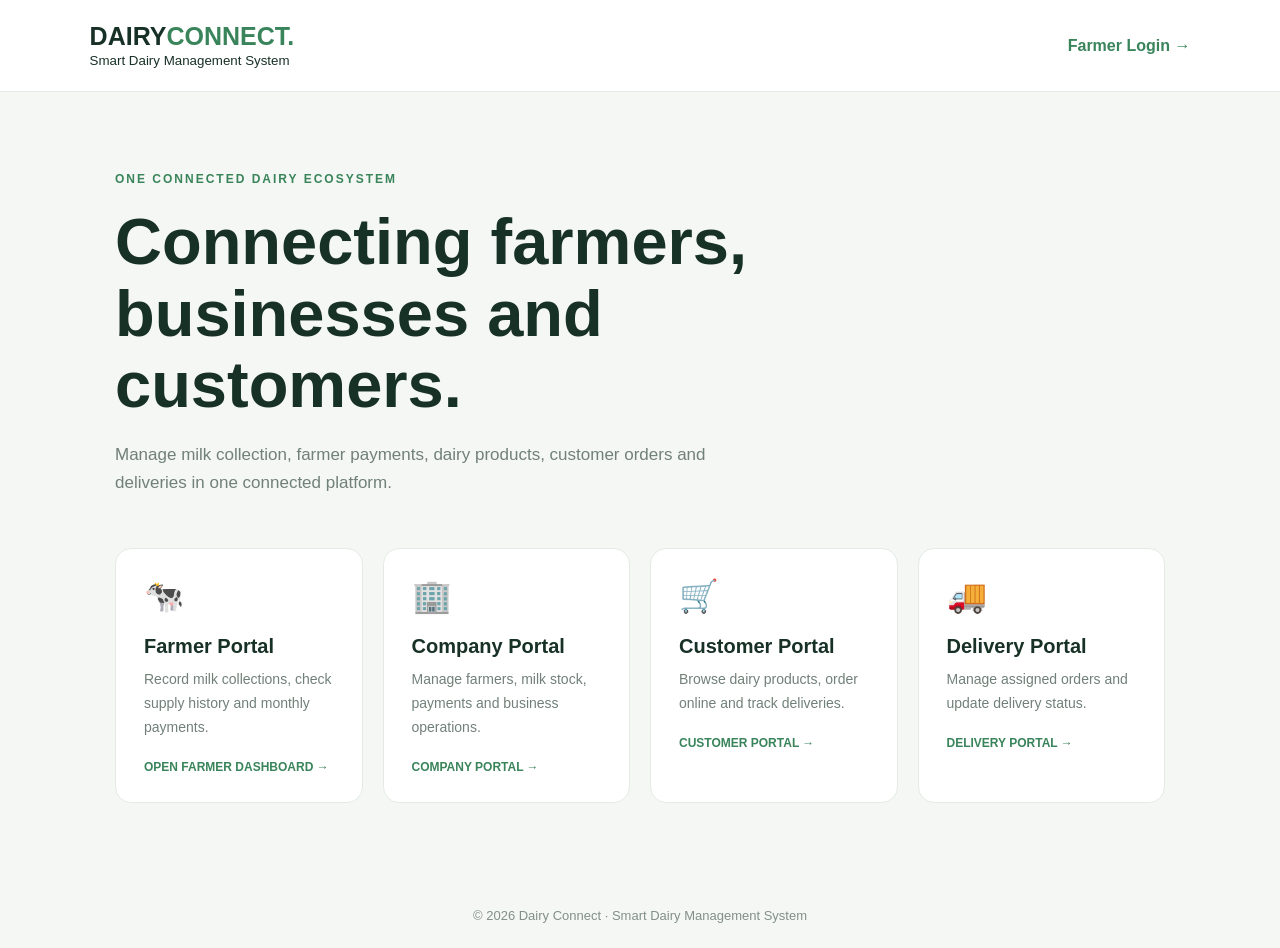
<file: index.htm>
<!DOCTYPE html>
<html lang="en">
<head>
    <meta charset="UTF-8">
    <meta name="viewport" content="width=device-width, initial-scale=1.0">
    <title>Dairy Connect | Home</title>

    <style>
        * { box-sizing: border-box; margin: 0; padding: 0; }

        body {
            font-family: Arial, sans-serif;
            background: #f4f7f3;
            color: #183126;
        }

        header {
            padding: 22px 7%;
            background: white;
            display: flex;
            justify-content: space-between;
            align-items: center;
            border-bottom: 1px solid #e5ebe6;
        }

        .logo { font-size: 25px; font-weight: 800; }
        .logo span { color: #39845b; }

        .hero {
            max-width: 1100px;
            margin: auto;
            padding: 80px 25px;
        }

        .tag {
            color: #39845b;
            font-weight: bold;
            letter-spacing: 2px;
            font-size: 12px;
        }

        h1 {
            font-size: clamp(38px, 6vw, 65px);
            max-width: 750px;
            margin: 20px 0;
            line-height: 1.1;
        }

        .description {
            color: #718078;
            line-height: 1.7;
            max-width: 600px;
            font-size: 17px;
        }

        .portals {
            display: grid;
            grid-template-columns: repeat(auto-fit, minmax(220px, 1fr));
            gap: 20px;
            margin-top: 50px;
        }

        .portal {
            display: block;
            background: white;
            border: 1px solid #e4ebe5;
            border-radius: 16px;
            padding: 28px;
            color: #183126;
            text-decoration: none;
            transition: .2s;
        }

        .portal:hover {
            transform: translateY(-5px);
            border-color: #39845b;
            box-shadow: 0 12px 30px #172b2212;
        }

        .portal .icon { font-size: 32px; }
        .portal h2 { font-size: 20px; margin: 20px 0 10px; }
        .portal p { color: #718078; font-size: 14px; line-height: 1.7; }

        .status {
            display: block;
            color: #39845b;
            margin-top: 20px;
            font-size: 12px;
            font-weight: bold;
        }

        footer {
            padding: 25px;
            text-align: center;
            color: #829087;
            font-size: 13px;
        }
    </style>
</head>

<body>

<header>
    <div>
        <div class="logo">DAIRY<span>CONNECT.</span></div>
        <small>Smart Dairy Management System</small>
    </div>
    <a href="./farmer.html" style="color:#39845b;text-decoration:none;font-weight:bold;">
        Farmer Login →
    </a>
</header>

<main class="hero">

    <div class="tag">ONE CONNECTED DAIRY ECOSYSTEM</div>

    <h1>Connecting farmers, businesses and customers.</h1>

    <p class="description">
        Manage milk collection, farmer payments, dairy products,
        customer orders and deliveries in one connected platform.
    </p>

    <section class="portals">

        <a href="./farmer.html" class="portal">
            <div class="icon">🐄</div>
            <h2>Farmer Portal</h2>
            <p>Record milk collections, check supply history and monthly payments.</p>
            <span class="status">OPEN FARMER DASHBOARD →</span>
        </a>

        <a href="./company.html" class="portal">
            <div class="icon">🏢</div>
            <h2>Company Portal</h2>
            <p>Manage farmers, milk stock, payments and business operations.</p>
            <span class="status">COMPANY PORTAL →</span>
        </a>

        <a href="./customer.html" class="portal">
            <div class="icon">🛒</div>
            <h2>Customer Portal</h2>
            <p>Browse dairy products, order online and track deliveries.</p>
            <span class="status">CUSTOMER PORTAL →</span>
        </a>

        <a href="./delivery.html" class="portal">
            <div class="icon">🚚</div>
            <h2>Delivery Portal</h2>
            <p>Manage assigned orders and update delivery status.</p>
            <span class="status">DELIVERY PORTAL →</span>
        </a>

    </section>

</main>

<footer>
    © 2026 Dairy Connect · Smart Dairy Management System
</footer>

</body>
</html>
</file>
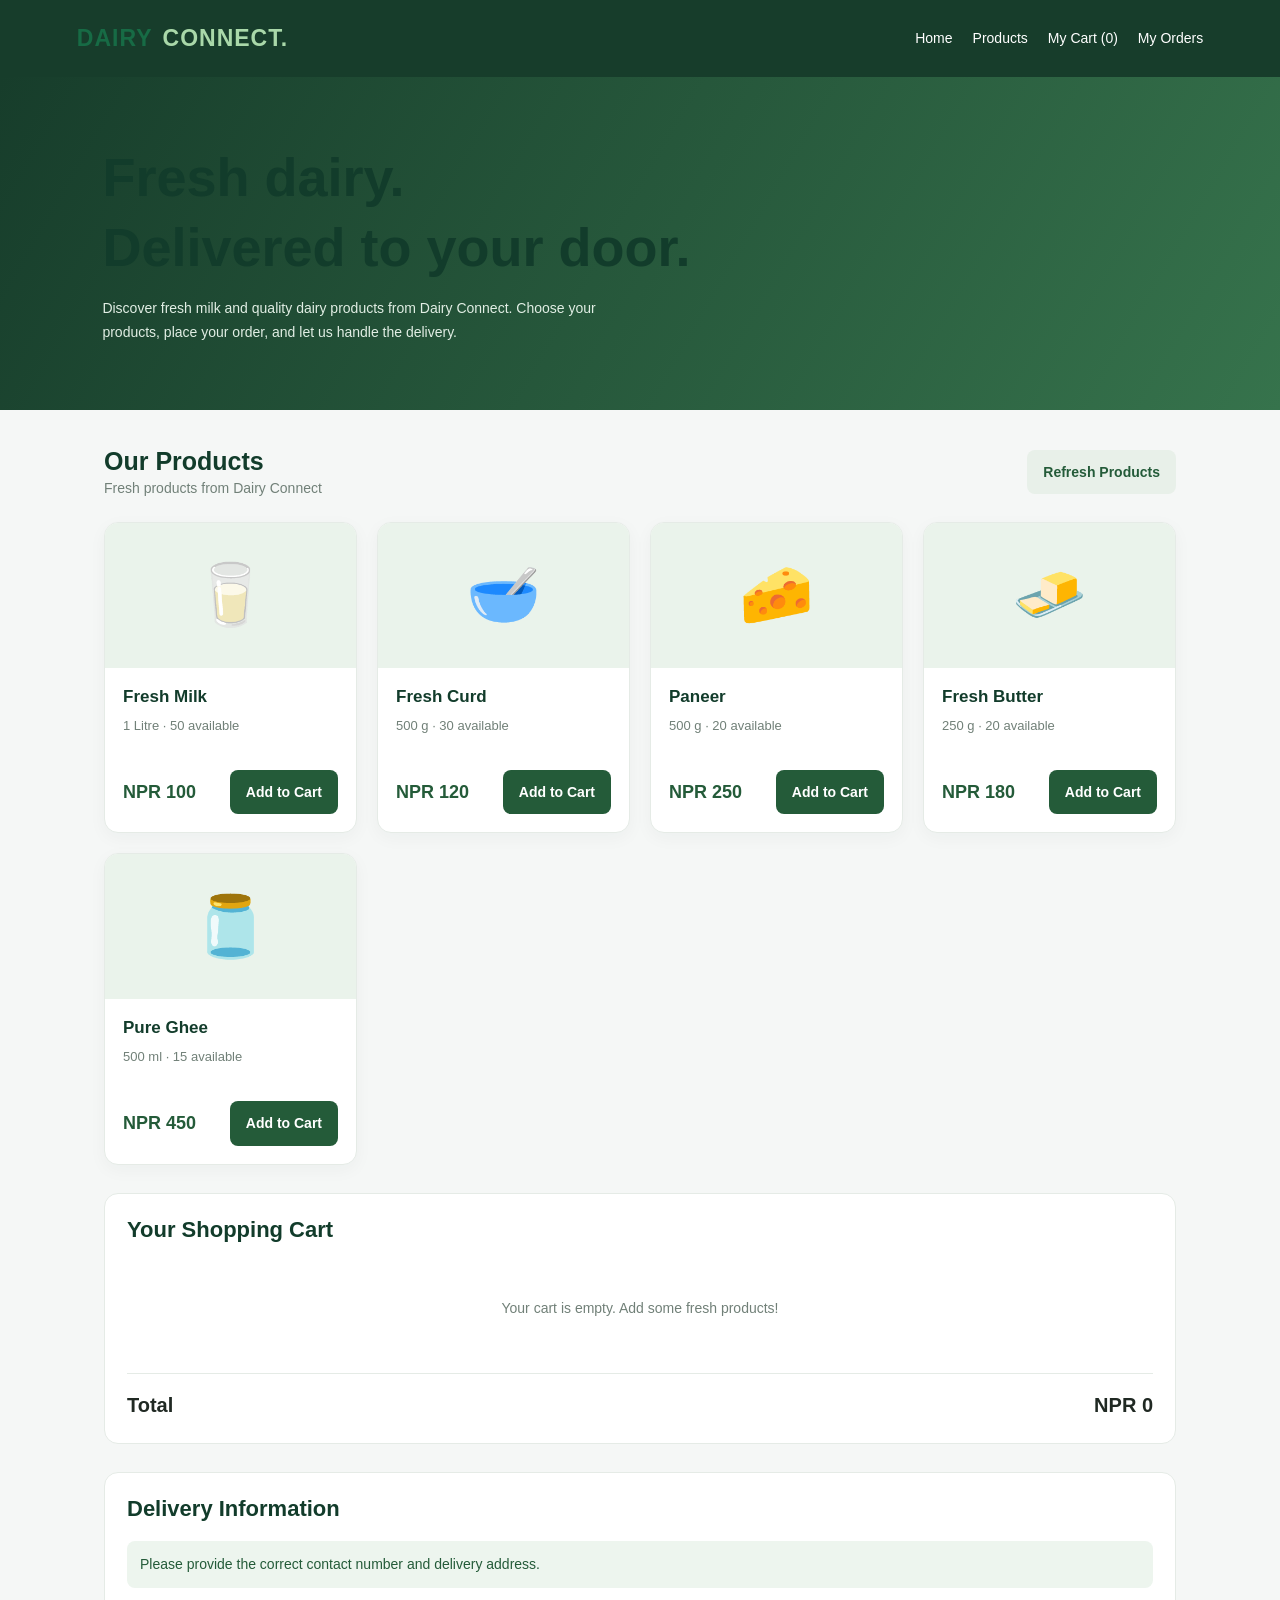
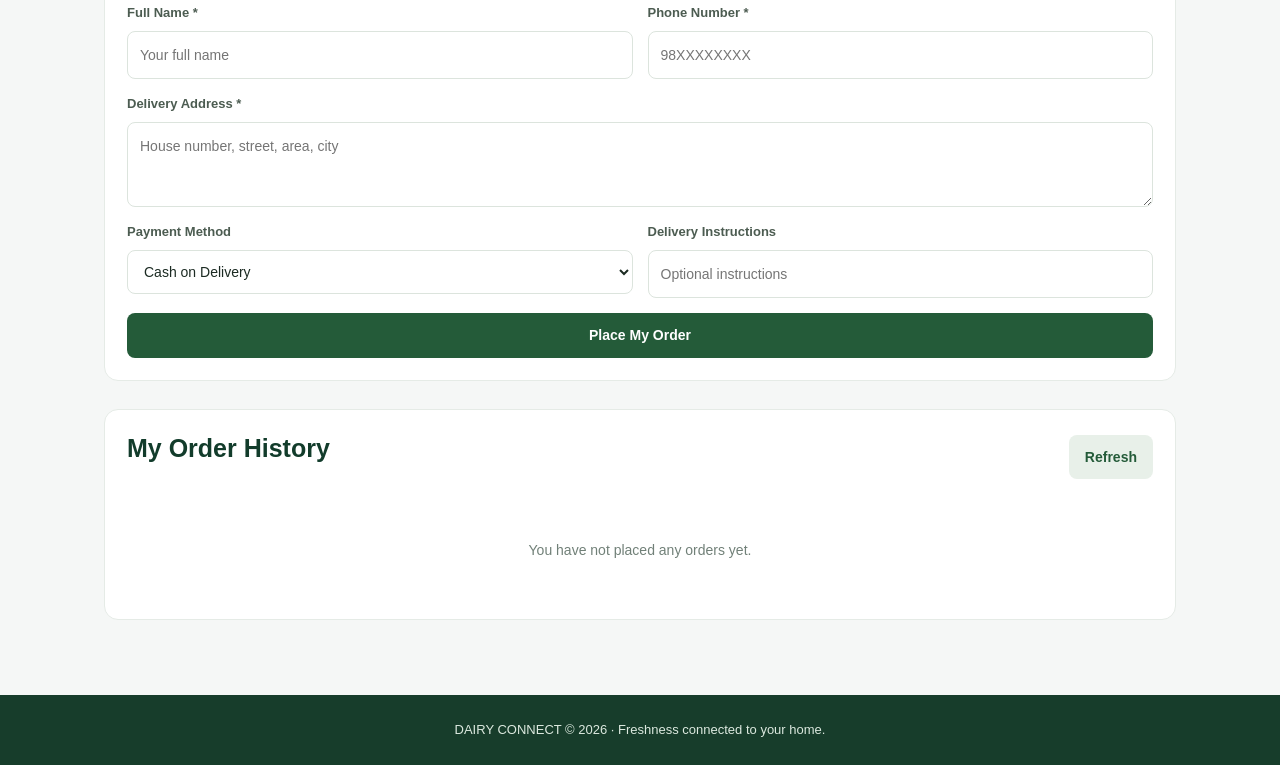
<file: customer.html>
<!DOCTYPE html>
<html lang="en">
<head>
    <link rel="stylesheet" href="style.css">
<meta charset="UTF-8">
<meta name="viewport" content="width=device-width, initial-scale=1.0">
<title>Customer Portal | Dairy Connect</title>

<style>
*{margin:0;padding:0;box-sizing:border-box}
body{font-family:Arial,sans-serif;background:#f5f7f6;color:#202923}
header{background:#173d2b;color:white;padding:20px 6%;display:flex;justify-content:space-between;align-items:center;gap:15px;flex-wrap:wrap}
.logo{font-size:23px;font-weight:800;letter-spacing:1px}
.logo span{color:#a9d8a9}
header a{color:white;text-decoration:none}
nav{display:flex;gap:20px;align-items:center;flex-wrap:wrap}
nav a{font-size:14px}
nav a:hover{color:#a9d8a9}
.hero{background:linear-gradient(120deg,#173d2b,#36734c);color:white;padding:65px 8%}
.hero h1{font-size:clamp(32px,5vw,54px);max-width:650px;margin-bottom:15px}
.hero p{max-width:550px;line-height:1.7;color:#e1eee4}
.container{max-width:1200px;margin:auto;padding:35px 5%}
.section-heading{display:flex;justify-content:space-between;align-items:center;gap:15px;margin-bottom:22px;flex-wrap:wrap}
.section-heading h2{font-size:25px}
.muted{color:#718078;font-size:14px}
.products{display:grid;grid-template-columns:repeat(auto-fit,minmax(220px,1fr));gap:20px}
.product{background:white;border:1px solid #e5ebe6;border-radius:14px;overflow:hidden;box-shadow:0 5px 18px #163c2b0a}
.product-visual{height:145px;background:#eaf3eb;display:flex;align-items:center;justify-content:center;font-size:60px}
.product-info{padding:18px}
.product-info h3{margin-bottom:8px}
.product-info p{font-size:13px;color:#718078;line-height:1.5;min-height:38px}
.product-bottom{display:flex;justify-content:space-between;align-items:center;margin-top:16px;gap:10px}
.price{font-size:18px;font-weight:800;color:#245b39}
button{border:0;border-radius:8px;padding:11px 16px;background:#245b39;color:white;font-weight:700;cursor:pointer}
button:hover{background:#173d2b}
button:disabled{background:#aab5ad;cursor:not-allowed}
.secondary{background:#e8f0e9;color:#245b39}
.secondary:hover{background:#d9e8dc}
.danger{background:#a83d3d}
.danger:hover{background:#852d2d}
.panel{background:white;border:1px solid #e5ebe6;border-radius:14px;padding:22px;margin-top:28px}
.panel h2{margin-bottom:18px}
.cart-row{display:flex;justify-content:space-between;align-items:center;gap:12px;padding:14px 0;border-bottom:1px solid #edf0ed;flex-wrap:wrap}
.cart-row:last-child{border-bottom:0}
.cart-actions{display:flex;align-items:center;gap:9px}
.cart-actions button{padding:6px 11px}
.total{display:flex;justify-content:space-between;font-size:20px;font-weight:800;margin-top:18px;padding-top:15px;border-top:1px solid #e5ebe6}
form{display:grid;grid-template-columns:repeat(2,minmax(0,1fr));gap:15px}
.field{display:flex;flex-direction:column;gap:7px}
.field.full{grid-column:1/-1}
label{font-size:13px;font-weight:700;color:#4c5c51}
input,textarea,select{width:100%;padding:12px;border:1px solid #dce4dd;border-radius:8px;font:inherit;background:white}
textarea{min-height:85px;resize:vertical}
form button{grid-column:1/-1}
.order{border:1px solid #e5ebe6;border-radius:10px;padding:16px;margin-top:12px}
.order-top{display:flex;justify-content:space-between;gap:10px;flex-wrap:wrap}
.status{background:#fff2d8;color:#805900;border-radius:20px;padding:5px 10px;font-size:12px;font-weight:700}
.empty{text-align:center;padding:35px;color:#718078}
.notice{padding:13px;border-radius:8px;background:#edf5ee;color:#245b39;font-size:14px;margin-bottom:15px;line-height:1.5}
footer{background:#173d2b;color:#dce9df;padding:25px 6%;text-align:center;margin-top:40px;font-size:13px}
@media(max-width:600px){
header{padding:18px 5%}
nav{gap:12px}
.hero{padding:45px 6%}
.container{padding:28px 5%}
form{grid-template-columns:1fr}
.field.full{grid-column:auto}
form button{grid-column:auto}
}
</style>
</head>

<body>

<header>
    <div class="logo">DAIRY <span>CONNECT.</span></div>
    <nav>
        <a href="./index.html">Home</a>
        <a href="#products">Products</a>
        <a href="#cart">My Cart (<span id="cartCount">0</span>)</a>
        <a href="#orders">My Orders</a>
    </nav>
</header>

<section class="hero">
    <h1>Fresh dairy.<br>Delivered to your door.</h1>
    <p>Discover fresh milk and quality dairy products from Dairy Connect. Choose your products, place your order, and let us handle the delivery.</p>
</section>

<main class="container">

    <section id="products">
        <div class="section-heading">
            <div>
                <h2>Our Products</h2>
                <p class="muted">Fresh products from Dairy Connect</p>
            </div>
            <button class="secondary" onclick="loadProducts()">Refresh Products</button>
        </div>

        <div id="productList" class="products"></div>
    </section>

    <section class="panel" id="cart">
        <h2>Your Shopping Cart</h2>
        <div id="cartItems"></div>
        <div class="total">
            <span>Total</span>
            <span id="cartTotal">NPR 0</span>
        </div>
    </section>

    <section class="panel" id="checkout">
        <h2>Delivery Information</h2>
        <div class="notice">Please provide the correct contact number and delivery address.</div>

        <form id="checkoutForm">
            <div class="field">
                <label for="customerName">Full Name *</label>
                <input id="customerName" required placeholder="Your full name">
            </div>

            <div class="field">
                <label for="phone">Phone Number *</label>
                <input id="phone" required type="tel" placeholder="98XXXXXXXX">
            </div>

            <div class="field full">
                <label for="address">Delivery Address *</label>
                <textarea id="address" required placeholder="House number, street, area, city"></textarea>
            </div>

            <div class="field">
                <label for="payment">Payment Method</label>
                <select id="payment">
                    <option value="Cash on Delivery">Cash on Delivery</option>
                    <option value="Online Payment (Demo)">Online Payment (Demo)</option>
                </select>
            </div>

            <div class="field">
                <label for="notes">Delivery Instructions</label>
                <input id="notes" placeholder="Optional instructions">
            </div>

            <button type="submit">Place My Order</button>
        </form>
    </section>

    <section class="panel" id="orders">
        <div class="section-heading">
            <h2>My Order History</h2>
            <button class="secondary" onclick="renderOrders()">Refresh</button>
        </div>
        <div id="orderHistory"></div>
    </section>

</main>

<footer>
    DAIRY CONNECT © 2026 · Freshness connected to your home.
</footer>

<script>
const PRODUCT_KEY = "dc_company_products";
const COMPANY_ORDER_KEY = "dc_company_orders";
const CUSTOMER_ORDER_KEY = "dc_customer_orders";

let products = [];
let cart = [];

const sampleProducts = [
    {id:"DEMO-001",name:"Fresh Milk",price:100,stock:50,unit:"1 Litre",emoji:"🥛"},
    {id:"DEMO-002",name:"Fresh Curd",price:120,stock:30,unit:"500 g",emoji:"🥣"},
    {id:"DEMO-003",name:"Paneer",price:250,stock:20,unit:"500 g",emoji:"🧀"},
    {id:"DEMO-004",name:"Fresh Butter",price:180,stock:20,unit:"250 g",emoji:"🧈"},
    {id:"DEMO-005",name:"Pure Ghee",price:450,stock:15,unit:"500 ml",emoji:"🫙"}
];

function readStorage(key, fallback=[]) {
    try {
        const value = JSON.parse(localStorage.getItem(key));
        return Array.isArray(value) ? value : fallback;
    } catch {
        return fallback;
    }
}

function money(value) {
    return "NPR " + Number(value || 0).toLocaleString("en-IN");
}

function getProductDetails(product) {
    return {
        id: String(product.id ?? product.productId ?? product.name),
        name: product.name ?? product.productName ?? product.title ?? "Dairy Product",
        price: Number(product.price ?? product.sellingPrice ?? 0),
        stock: Number(product.stock ?? product.quantity ?? product.availableStock ?? 0),
        unit: product.unit ?? product.size ?? "Per unit",
        emoji: product.emoji ?? "🥛"
    };
}

function loadProducts() {
    const companyProducts = readStorage(PRODUCT_KEY, []);
    products = companyProducts.length
        ? companyProducts.map(getProductDetails)
        : sampleProducts;

    renderProducts();
}

function renderProducts() {
    const container = document.getElementById("productList");

    if (!products.length) {
        container.innerHTML = '<div class="empty">No products are currently available.</div>';
        return;
    }

    container.innerHTML = products.map(product => `
        <article class="product">
            <div class="product-visual">${product.emoji}</div>
            <div class="product-info">
                <h3>${escapeHTML(product.name)}</h3>
                <p>${escapeHTML(product.unit)} · ${product.stock} available</p>
                <div class="product-bottom">
                    <span class="price">${money(product.price)}</span>
                    <button onclick="addToCart('${escapeJS(product.id)}')"
                        ${product.stock <= 0 ? "disabled" : ""}>
                        ${product.stock <= 0 ? "Out of Stock" : "Add to Cart"}
                    </button>
                </div>
            </div>
        </article>
    `).join("");
}

function addToCart(id) {
    const product = products.find(item => item.id === id);
    if (!product || product.stock <= 0) return;

    const existing = cart.find(item => item.id === id);

    if (existing) {
        if (existing.quantity >= product.stock) {
            alert("You cannot add more than the available stock.");
            return;
        }
        existing.quantity++;
    } else {
        cart.push({...product, quantity:1});
    }

    renderCart();
}

function changeQuantity(id, change) {
    const item = cart.find(product => product.id === id);
    const product = products.find(product => product.id === id);
    if (!item || !product) return;

    item.quantity += change;

    if (item.quantity <= 0) {
        cart = cart.filter(product => product.id !== id);
    } else if (item.quantity > product.stock) {
        item.quantity = product.stock;
        alert("Only " + product.stock + " units are available.");
    }

    renderCart();
}

function renderCart() {
    const container = document.getElementById("cartItems");
    const count = cart.reduce((sum,item) => sum + item.quantity, 0);
    const total = cart.reduce((sum,item) => sum + item.price * item.quantity, 0);

    document.getElementById("cartCount").textContent = count;
    document.getElementById("cartTotal").textContent = money(total);

    if (!cart.length) {
        container.innerHTML = '<div class="empty">Your cart is empty. Add some fresh products!</div>';
        return;
    }

    container.innerHTML = cart.map(item => `
        <div class="cart-row">
            <div>
                <strong>${escapeHTML(item.name)}</strong>
                <div class="muted">${money(item.price)} each</div>
            </div>
            <div class="cart-actions">
                <button class="secondary" onclick="changeQuantity('${escapeJS(item.id)}',-1)">−</button>
                <strong>${item.quantity}</strong>
                <button class="secondary" onclick="changeQuantity('${escapeJS(item.id)}',1)">+</button>
                <strong>${money(item.price * item.quantity)}</strong>
            </div>
        </div>
    `).join("");
}

function placeOrder(event) {
    event.preventDefault();

    if (!cart.length) {
        alert("Your cart is empty. Please add a product first.");
        return;
    }

    const name = document.getElementById("customerName").value.trim();
    const phone = document.getElementById("phone").value.trim();
    const address = document.getElementById("address").value.trim();
    const payment = document.getElementById("payment").value;
    const notes = document.getElementById("notes").value.trim();

    if (!name || !phone || !address) {
        alert("Please complete your delivery information.");
        return;
    }

    // Check stock again before accepting the order.
    const latestProducts = readStorage(PRODUCT_KEY, []);

    if (latestProducts.length) {
        for (const item of cart) {
            const latest = latestProducts.find(p =>
                String(p.id ?? p.productId ?? p.name) === item.id
            );

            const available = Number(
                latest?.stock ?? latest?.quantity ?? latest?.availableStock ?? 0
            );

            if (!latest || available < item.quantity) {
                alert("Sorry, stock has changed for " + item.name + ". Please refresh products.");
                loadProducts();
                return;
            }
        }
    }

    const orderNumber = "DC-" + Date.now();
    const date = new Date().toISOString();

    const customerOrders = readStorage(CUSTOMER_ORDER_KEY);
    const companyOrders = readStorage(COMPANY_ORDER_KEY);

    const newOrders = cart.map((item,index) => ({
        id: orderNumber + "-" + (index + 1),
        orderId: orderNumber,
        customer: name,
        phone: phone,
        address: address,
        notes: notes,
        paymentMethod: payment,
        productId: item.id,
        productName: item.name,
        quantity: item.quantity,
        price: item.price,
        total: item.price * item.quantity,
        status: "Pending",
        date: date
    }));

    // Save orders for the customer's order history.
    localStorage.setItem(
        CUSTOMER_ORDER_KEY,
        JSON.stringify([...customerOrders, ...newOrders])
    );

    // Send the same orders to the Company Portal.
    localStorage.setItem(
        COMPANY_ORDER_KEY,
        JSON.stringify([...companyOrders, ...newOrders])
    );

    // Clear cart after successful demo order placement.
    cart = [];
    renderCart();
    renderOrders();
    document.getElementById("checkoutForm").reset();

    alert("Order placed successfully!\nYour order number is " + orderNumber);

    document.getElementById("orders").scrollIntoView({behavior:"smooth"});
}

function renderOrders() {
    const container = document.getElementById("orderHistory");
    const orders = readStorage(CUSTOMER_ORDER_KEY);

    if (!orders.length) {
        container.innerHTML = '<div class="empty">You have not placed any orders yet.</div>';
        return;
    }

    container.innerHTML = [...orders].reverse().map(order => `
        <div class="order">
            <div class="order-top">
                <strong>${escapeHTML(order.productName || "Dairy Product")}</strong>
                <span class="status">${escapeHTML(order.status || "Pending")}</span>
            </div>
            <p class="muted" style="margin-top:9px">
                Order: ${escapeHTML(order.orderId || order.id || "")}
            </p>
            <p style="margin-top:7px">
                Quantity: ${Number(order.quantity || 0)}
                &nbsp; · &nbsp;
                Total: <strong>${money(order.total)}</strong>
            </p>
            <p class="muted" style="margin-top:7px">
                Delivery address: ${escapeHTML(order.address || "")}
            </p>
            <p class="muted" style="margin-top:5px">
                ${order.date ? new Date(order.date).toLocaleString() : ""}
            </p>
        </div>
    `).join("");
}

function escapeHTML(value) {
    return String(value).replace(/[&<>"']/g, character => ({
        "&":"&amp;",
        "<":"&lt;",
        ">":"&gt;",
        '"':"&quot;",
        "'":"&#39;"
    })[character]);
}

function escapeJS(value) {
    return String(value).replace(/\\/g,"\\\\").replace(/'/g,"\\'");
}

document.getElementById("checkoutForm").addEventListener("submit", placeOrder);

loadProducts();
renderCart();
renderOrders();
</script>

</body>
</html>
</file>
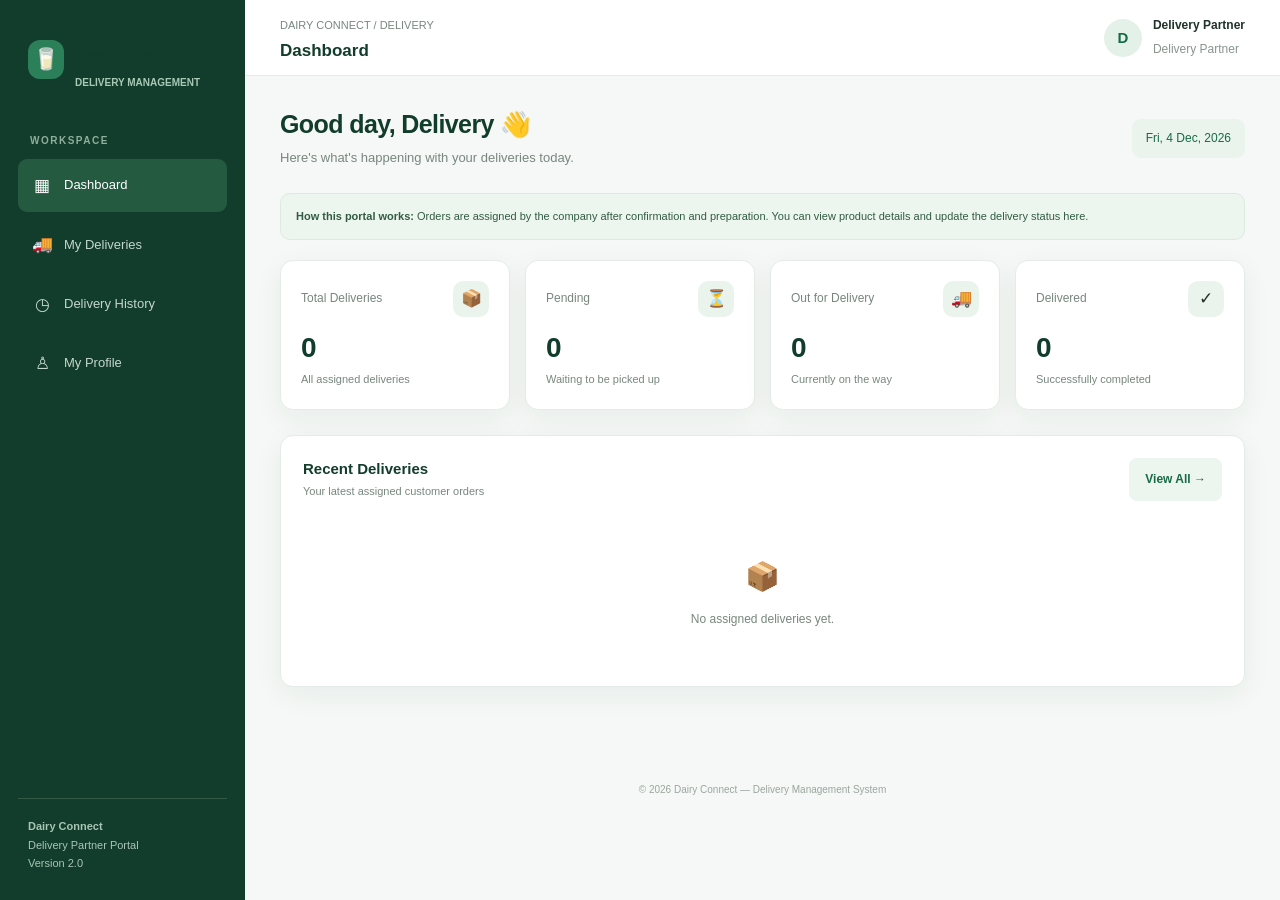
<file: delivery.html>
<!DOCTYPE html>
<html lang="en">
<head>
    <link rel="stylesheet" href="style.css">
<meta charset="UTF-8">
<meta name="viewport" content="width=device-width, initial-scale=1.0">
<title>Delivery Dashboard | Dairy Connect</title>

<style>
*{box-sizing:border-box;margin:0;padding:0}

:root{
    --green:#176b45;
    --dark:#123c2b;
    --light:#f3f7f4;
    --muted:#78877e;
    --border:#e5ece7;
    --white:#fff;
    --shadow:0 8px 30px rgba(20,55,38,.06);
}

body{
    font-family:Inter,Arial,sans-serif;
    background:#f5f8f6;
    color:#203229;
}

button,input,select{font:inherit}
button{cursor:pointer;border:0}

.layout{display:flex;min-height:100vh}

/* SIDEBAR */

.sidebar{
    width:245px;
    background:#123c2b;
    color:white;
    padding:27px 18px;
    position:fixed;
    inset:0 auto 0 0;
    display:flex;
    flex-direction:column;
    z-index:10;
}

.brand{
    display:flex;
    align-items:center;
    gap:11px;
    padding:0 10px 32px;
}

.brand-icon{
    width:39px;height:39px;
    border-radius:12px;
    background:#2c8059;
    display:grid;place-items:center;
    font-size:21px;
}

.brand h2{font-size:17px;letter-spacing:1px}
.brand small{display:block;color:#a8c9b6;font-size:10px;margin-top:4px}

.nav-label{
    color:#8fae9c;
    font-size:10px;
    font-weight:bold;
    letter-spacing:1.5px;
    padding:10px 12px;
}

.nav{
    display:flex;
    flex-direction:column;
    gap:6px;
}

.nav button{
    background:transparent;
    color:#c4d7cb;
    text-align:left;
    padding:13px 14px;
    border-radius:9px;
    font-size:13px;
    display:flex;
    align-items:center;
    gap:12px;
}

.nav button:hover,.nav button.active{
    background:#245a40;
    color:white;
}

.nav-icon{font-size:17px;width:20px;text-align:center}

.sidebar-bottom{
    margin-top:auto;
    border-top:1px solid #315943;
    padding:18px 10px 0;
    color:#a9c6b5;
    font-size:11px;
    line-height:1.7;
}

/* MAIN */

.main{
    margin-left:245px;
    width:calc(100% - 245px);
    min-width:0;
}

.topbar{
    height:76px;
    background:white;
    border-bottom:1px solid var(--border);
    padding:0 35px;
    display:flex;
    justify-content:space-between;
    align-items:center;
    gap:15px;
}

.topbar-left small{
    color:var(--muted);
    font-size:11px;
}

.topbar-left h3{font-size:17px;margin-top:4px}

.profile{
    display:flex;
    align-items:center;
    gap:11px;
    font-size:12px;
}

.avatar{
    width:38px;height:38px;
    border-radius:50%;
    background:#e4f1e8;
    color:var(--green);
    display:grid;place-items:center;
    font-weight:bold;
    font-size:15px;
}

.content{
    max-width:1450px;
    margin:auto;
    padding:32px 35px 55px;
}

.welcome{
    display:flex;
    justify-content:space-between;
    align-items:center;
    gap:15px;
    flex-wrap:wrap;
    margin-bottom:25px;
}

.welcome h1{font-size:25px;letter-spacing:-.6px}
.welcome p{color:var(--muted);font-size:13px;margin-top:7px}

.date-label{
    background:#eaf4ed;
    color:var(--green);
    padding:10px 14px;
    border-radius:9px;
    font-size:12px;
}

/* STATS */

.stats{
    display:grid;
    grid-template-columns:repeat(4,minmax(0,1fr));
    gap:15px;
    margin-bottom:25px;
}

.stat{
    background:white;
    border:1px solid var(--border);
    padding:20px;
    border-radius:13px;
    box-shadow:var(--shadow);
}

.stat-top{
    display:flex;
    justify-content:space-between;
    align-items:center;
}

.stat-label{font-size:12px;color:var(--muted)}
.stat-icon{
    width:36px;height:36px;
    border-radius:10px;
    display:grid;place-items:center;
    font-size:17px;
    background:#eaf4ed;
}

.stat h2{font-size:28px;margin-top:13px}
.stat small{display:block;color:var(--muted);font-size:11px;margin-top:5px}

/* PANELS */

.panel{
    background:white;
    border:1px solid var(--border);
    border-radius:13px;
    padding:22px;
    box-shadow:var(--shadow);
    margin-bottom:20px;
}

.panel-head{
    display:flex;
    justify-content:space-between;
    align-items:center;
    gap:12px;
    flex-wrap:wrap;
    margin-bottom:19px;
}

.panel-head h3{font-size:15px}
.panel-head p{color:var(--muted);font-size:11px;margin-top:5px}

.toolbar{
    display:flex;
    gap:9px;
    flex-wrap:wrap;
}

input,select{
    border:1px solid var(--border);
    background:white;
    padding:11px 12px;
    border-radius:8px;
    outline:none;
    color:#293b31;
    font-size:12px;
}

input:focus,select:focus{border-color:#4d9b70}

.search{min-width:220px}

.btn{
    background:var(--green);
    color:white;
    padding:11px 15px;
    border-radius:8px;
    font-size:12px;
    font-weight:bold;
}

.btn:hover{background:var(--dark)}
.btn-light{background:#edf5ef;color:var(--green)}
.btn-light:hover{background:#deeee2}

/* DELIVERY CARDS */

.delivery-list{
    display:grid;
    grid-template-columns:repeat(2,minmax(0,1fr));
    gap:15px;
}

.delivery-card{
    border:1px solid var(--border);
    border-radius:12px;
    padding:18px;
    background:white;
    transition:.2s;
}

.delivery-card:hover{
    border-color:#b7d6c1;
    box-shadow:0 8px 22px rgba(20,55,38,.07);
}

.card-top{
    display:flex;
    justify-content:space-between;
    align-items:flex-start;
    gap:10px;
}

.order-id{font-size:11px;color:var(--muted)}
.customer-name{font-size:16px;margin-top:5px}

.status{
    display:inline-block;
    border-radius:30px;
    padding:6px 10px;
    font-size:10px;
    font-weight:bold;
    background:#fff4df;
    color:#9a6815;
}

.status.Picked-Up{background:#e9efff;color:#3d5eaa}
.status.Out-for-Delivery{background:#e6f1ff;color:#2766a4}
.status.Delivered{background:#e4f4e8;color:#26713f}
.status.Failed{background:#ffebeb;color:#b33d3d}

.customer-info{
    margin-top:17px;
    padding:13px;
    background:#f7faf8;
    border-radius:9px;
    display:grid;
    gap:9px;
}

.info-row{
    display:flex;
    gap:9px;
    align-items:flex-start;
    font-size:12px;
    color:#53645a;
    line-height:1.5;
}

.info-icon{width:17px;flex-shrink:0}

.product-section{margin-top:17px}

.product-section h4{
    font-size:11px;
    color:var(--muted);
    margin-bottom:10px;
    text-transform:uppercase;
    letter-spacing:.6px;
}

.product-row{
    display:flex;
    justify-content:space-between;
    gap:12px;
    padding:9px 0;
    border-bottom:1px solid #edf1ee;
    font-size:12px;
}

.product-row:last-child{border-bottom:0}
.product-name{font-weight:600}
.product-detail{color:var(--muted);font-size:10px;margin-top:4px}
.product-price{font-weight:bold;white-space:nowrap}

.order-total{
    display:flex;
    justify-content:space-between;
    padding:13px 0 0;
    margin-top:5px;
    border-top:1px solid var(--border);
    font-size:13px;
    font-weight:bold;
}

.card-footer{
    display:flex;
    justify-content:space-between;
    align-items:center;
    gap:10px;
    flex-wrap:wrap;
    margin-top:16px;
}

.card-footer select{flex:1;min-width:140px}
.card-footer button{white-space:nowrap}

/* DRIVER */

.driver-grid{
    display:grid;
    grid-template-columns:1fr 1fr 1fr auto;
    gap:10px;
}

.driver-message{
    color:var(--green);
    font-size:11px;
    margin-top:12px;
}

/* HISTORY */

.table-wrap{overflow-x:auto}
table{width:100%;border-collapse:collapse;min-width:650px}
th,td{
    text-align:left;
    padding:14px 12px;
    border-bottom:1px solid #edf1ee;
    font-size:12px;
}
th{background:#f7faf8;color:#748278;font-size:10px;text-transform:uppercase}
td{color:#435349}
.empty{
    text-align:center;
    padding:35px 15px;
    color:var(--muted);
    font-size:12px;
}
.empty span{font-size:28px;display:block;margin-bottom:10px}

/* PAGES */

.page{display:none}
.page.active{display:block}

.notice{
    background:#edf5ef;
    color:#315c41;
    border:1px solid #dcebe0;
    border-radius:10px;
    padding:13px 15px;
    font-size:11px;
    line-height:1.7;
    margin-bottom:20px;
}

.toast{
    position:fixed;
    right:25px;
    bottom:25px;
    background:#173f2c;
    color:white;
    padding:14px 19px;
    border-radius:10px;
    font-size:12px;
    box-shadow:var(--shadow);
    display:none;
    z-index:50;
}

footer{
    text-align:center;
    color:#9aa69e;
    font-size:10px;
    padding:20px;
}

@media(max-width:1000px){
    .stats{grid-template-columns:repeat(2,1fr)}
    .delivery-list{grid-template-columns:1fr}
}

@media(max-width:700px){
    .sidebar{width:65px;padding:20px 8px}
    .brand{padding:0 5px 25px}
    .brand h2,.brand small,.nav-label,.nav-text,.sidebar-bottom{display:none}
    .brand-icon{width:43px;height:43px}
    .nav button{justify-content:center;padding:13px 5px}
    .main{margin-left:65px;width:calc(100% - 65px)}
    .topbar{padding:0 15px;height:65px}
    .content{padding:22px 13px 40px}
    .welcome h1{font-size:21px}
    .stats{gap:9px}
    .stat{padding:14px}
    .stat h2{font-size:23px}
    .stat-label{font-size:10px}
    .panel{padding:15px}
    .driver-grid{grid-template-columns:1fr}
    .search{min-width:100%;width:100%}
    .toolbar{width:100%}
    .toolbar select{flex:1}
}
</style>
</head>

<body>

<div class="layout">

<aside class="sidebar">
    <div class="brand">
        <div class="brand-icon">🥛</div>
        <div>
            <h2>DAIRY CONNECT</h2>
            <small>DELIVERY MANAGEMENT</small>
        </div>
    </div>

    <div class="nav-label">WORKSPACE</div>

    <nav class="nav">
        <button class="active" onclick="showPage('dashboard',this)">
            <span class="nav-icon">▦</span><span class="nav-text">Dashboard</span>
        </button>
        <button onclick="showPage('deliveries',this)">
            <span class="nav-icon">🚚</span><span class="nav-text">My Deliveries</span>
        </button>
        <button onclick="showPage('history',this)">
            <span class="nav-icon">◷</span><span class="nav-text">Delivery History</span>
        </button>
        <button onclick="showPage('profile',this)">
            <span class="nav-icon">♙</span><span class="nav-text">My Profile</span>
        </button>
    </nav>

    <div class="sidebar-bottom">
        <strong>Dairy Connect</strong><br>
        Delivery Partner Portal<br>
        Version 2.0
    </div>
</aside>

<div class="main">

<header class="topbar">
    <div class="topbar-left">
        <small>DAIRY CONNECT / DELIVERY</small>
        <h3 id="pageTitle">Dashboard</h3>
    </div>

    <div class="profile">
        <div class="avatar" id="avatar">D</div>
        <div>
            <strong id="topDriverName">Delivery Partner</strong>
            <div style="color:#89958d;margin-top:4px">Delivery Partner</div>
        </div>
    </div>
</header>

<main class="content">

<!-- DASHBOARD -->

<section class="page active" id="dashboard">

    <div class="welcome">
        <div>
            <h1>Good day, <span id="welcomeName">Partner</span> 👋</h1>
            <p>Here's what's happening with your deliveries today.</p>
        </div>
        <div class="date-label" id="todayDate"></div>
    </div>

    <div class="notice">
        <strong>How this portal works:</strong>
        Orders are assigned by the company after confirmation and preparation.
        You can view product details and update the delivery status here.
    </div>

    <div class="stats">
        <div class="stat">
            <div class="stat-top">
                <p class="stat-label">Total Deliveries</p>
                <div class="stat-icon">📦</div>
            </div>
            <h2 id="total">0</h2>
            <small>All assigned deliveries</small>
        </div>

        <div class="stat">
            <div class="stat-top">
                <p class="stat-label">Pending</p>
                <div class="stat-icon">⏳</div>
            </div>
            <h2 id="pending">0</h2>
            <small>Waiting to be picked up</small>
        </div>

        <div class="stat">
            <div class="stat-top">
                <p class="stat-label">Out for Delivery</p>
                <div class="stat-icon">🚚</div>
            </div>
            <h2 id="out">0</h2>
            <small>Currently on the way</small>
        </div>

        <div class="stat">
            <div class="stat-top">
                <p class="stat-label">Delivered</p>
                <div class="stat-icon">✓</div>
            </div>
            <h2 id="delivered">0</h2>
            <small>Successfully completed</small>
        </div>
    </div>

    <section class="panel">
        <div class="panel-head">
            <div>
                <h3>Recent Deliveries</h3>
                <p>Your latest assigned customer orders</p>
            </div>
            <button class="btn btn-light" onclick="showPage('deliveries')">View All →</button>
        </div>

        <div class="delivery-list" id="recentList"></div>
        <div class="empty" id="recentEmpty">
            <span>📦</span>
            No assigned deliveries yet.
        </div>
    </section>

</section>

<!-- DELIVERIES -->

<section class="page" id="deliveries">

    <div class="welcome">
        <div>
            <h1>My Deliveries</h1>
            <p>View customer orders and manage their delivery status.</p>
        </div>
    </div>

    <section class="panel">
        <div class="panel-head">
            <div>
                <h3>Assigned Orders</h3>
                <p>Product details are taken from the customer's order.</p>
            </div>
        </div>

        <div class="toolbar" style="margin-bottom:18px">
            <input class="search" id="searchInput" placeholder="Search customer, order ID, phone..." oninput="render()">

            <select id="statusFilter" onchange="render()">
                <option value="All">All Statuses</option>
                <option>Pending</option>
                <option>Picked Up</option>
                <option>Out for Delivery</option>
            </select>
        </div>

        <div class="delivery-list" id="deliveryList"></div>

        <div class="empty" id="deliveryEmpty">
            <span>🚚</span>
            No assigned deliveries found.
        </div>
    </section>

</section>

<!-- HISTORY -->

<section class="page" id="history">

    <div class="welcome">
        <div>
            <h1>Delivery History</h1>
            <p>Review your completed and failed deliveries.</p>
        </div>
    </div>

    <section class="panel">
        <div class="panel-head">
            <div>
                <h3>Completed Deliveries</h3>
                <p>These records are kept for reference.</p>
            </div>
        </div>

        <div class="table-wrap">
            <table>
                <thead>
                    <tr>
                        <th>Delivery ID</th>
                        <th>Customer</th>
                        <th>Order</th>
                        <th>Products</th>
                        <th>Amount</th>
                        <th>Status</th>
                        <th>Date</th>
                    </tr>
                </thead>
                <tbody id="historyTable"></tbody>
            </table>
        </div>

        <div class="empty" id="historyEmpty">
            <span>📋</span>
            No completed deliveries yet.
        </div>
    </section>

</section>

<!-- PROFILE -->

<section class="page" id="profile">

    <div class="welcome">
        <div>
            <h1>My Driver Profile</h1>
            <p>Keep your contact and vehicle information updated.</p>
        </div>
    </div>

    <section class="panel">
        <div class="panel-head">
            <div>
                <h3>Personal Information</h3>
                <p>Your delivery partner information</p>
            </div>
        </div>

        <form id="driverForm">
            <div class="driver-grid">
                <input id="driverName" placeholder="Full name" required>
                <input id="driverPhone" placeholder="Phone number" required>
                <input id="vehicle" placeholder="Vehicle / Number plate">
                <button class="btn" type="submit">Save Profile</button>
            </div>
        </form>

        <p class="driver-message" id="driverMessage"></p>
    </section>

</section>

</main>

<footer>© 2026 Dairy Connect — Delivery Management System</footer>

</div>
</div>

<div class="toast" id="toast"></div>

<script>
const DELIVERY_KEY = "dc_delivery_orders";
const DRIVER_KEY = "dc_delivery_driver";
const COMPANY_KEY = "dc_company_orders";
const CUSTOMER_KEY = "dc_customer_orders";

const $ = id => document.getElementById(id);

let deliveries = read(DELIVERY_KEY);
let driver = JSON.parse(localStorage.getItem(DRIVER_KEY) || "{}");

function read(key){
    try{
        const value = JSON.parse(localStorage.getItem(key) || "[]");
        return Array.isArray(value) ? value : [];
    }catch{
        return [];
    }
}

function saveDeliveries(){
    localStorage.setItem(DELIVERY_KEY,JSON.stringify(deliveries));
}

function money(value){
    return "NPR " + Number(value || 0).toLocaleString("en-IN",{
        maximumFractionDigits:2
    });
}

function escapeHTML(value){
    return String(value ?? "").replace(/[&<>"']/g,c=>({
        "&":"&amp;",
        "<":"&lt;",
        ">":"&gt;",
        '"':"&quot;",
        "'":"&#39;"
    })[c]);
}

function toast(message){
    $("toast").textContent = message;
    $("toast").style.display = "block";
    setTimeout(()=>$("toast").style.display="none",2600);
}

function statusClass(status){
    return String(status || "").replaceAll(" ","-");
}

function showPage(page,button){
    document.querySelectorAll(".page").forEach(p=>p.classList.remove("active"));
    $(page).classList.add("active");

    document.querySelectorAll(".nav button").forEach(b=>b.classList.remove("active"));
    if(button) button.classList.add("active");
    else{
        const navButton = [...document.querySelectorAll(".nav button")]
            .find(b=>b.getAttribute("onclick")?.includes("'" + page + "'"));
        if(navButton) navButton.classList.add("active");
    }

    const titles = {
        dashboard:"Dashboard",
        deliveries:"My Deliveries",
        history:"Delivery History",
        profile:"My Profile"
    };

    $("pageTitle").textContent = titles[page];
    render();
}

/* PRODUCT DETAILS */

function getProducts(delivery){
    if(Array.isArray(delivery.items)) return delivery.items;
    if(Array.isArray(delivery.products)) return delivery.products;

    if(delivery.productName){
        return [{
            name:delivery.productName,
            quantity:delivery.quantity || 1,
            price:delivery.price || 0,
            total:delivery.total || 0
        }];
    }

    if(delivery.product){
        return [{
            name:delivery.product,
            quantity:1,
            price:delivery.total || 0,
            total:delivery.total || 0
        }];
    }

    return [];
}

function getTotal(delivery){
    if(delivery.totalAmount != null) return Number(delivery.totalAmount);

    const products = getProducts(delivery);
    if(products.length){
        return products.reduce((sum,item)=>{
            return sum + Number(item.total ?? (Number(item.price || 0) * Number(item.quantity || 1)));
        },0);
    }

    return Number(delivery.total || 0);
}

function getOrderNumber(delivery){
    return delivery.orderId || delivery.id || "—";
}

function isCompleted(delivery){
    return delivery.status === "Delivered" || delivery.status === "Failed";
}

/* DELIVERY CARD */

function deliveryCard(delivery){
    const products = getProducts(delivery);

    const productHTML = products.length
        ? products.map(item=>{
            const quantity = Number(item.quantity || 1);
            const price = Number(item.price || 0);
            const total = Number(item.total ?? price * quantity);

            return `
                <div class="product-row">
                    <div>
                        <div class="product-name">${escapeHTML(item.name || item.productName || "Product")}</div>
                        <div class="product-detail">${quantity} × ${money(price)}</div>
                    </div>
                    <div class="product-price">${money(total)}</div>
                </div>
            `;
        }).join("")
        : `<div class="product-detail">Product details were not included in this delivery record.</div>`;

    const phone = delivery.phone || "Not provided";
    const address = delivery.address || "Not provided";
    const status = delivery.status || "Pending";

    return `
        <article class="delivery-card">
            <div class="card-top">
                <div>
                    <div class="order-id">${escapeHTML(getOrderNumber(delivery))}</div>
                    <h3 class="customer-name">${escapeHTML(delivery.customer || "Customer")}</h3>
                </div>
                <span class="status ${statusClass(status)}">${escapeHTML(status)}</span>
            </div>

            <div class="customer-info">
                <div class="info-row"><span class="info-icon">☎</span>${escapeHTML(phone)}</div>
                <div class="info-row"><span class="info-icon">📍</span>${escapeHTML(address)}</div>
            </div>

            <div class="product-section">
                <h4>Order Products</h4>
                ${productHTML}
                <div class="order-total">
                    <span>Order Total</span>
                    <span>${money(getTotal(delivery))}</span>
                </div>
            </div>

            <div class="card-footer">
                <select aria-label="Update delivery status"
                    onchange="updateStatus('${escapeHTML(delivery.id)}',this.value)">
                    <option value="">Update status</option>
                    <option value="Picked Up">Picked Up</option>
                    <option value="Out for Delivery">Out for Delivery</option>
                    <option value="Delivered">Delivered</option>
                    <option value="Failed">Failed</option>
                </select>
                <button class="btn btn-light" onclick="callCustomer('${escapeHTML(phone)}')">☎ Call</button>
            </div>
        </article>
    `;
}

function callCustomer(phone){
    if(!phone || phone === "Not provided"){
        toast("Customer phone number is unavailable.");
        return;
    }
    window.location.href = "tel:" + phone.replace(/[^\d+]/g,"");
}

/* RENDER */

function render(){
    deliveries = read(DELIVERY_KEY);

    const active = deliveries.filter(d=>!isCompleted(d));
    const completed = deliveries.filter(isCompleted);

    $("total").textContent = deliveries.length;
    $("pending").textContent = deliveries.filter(d=>d.status==="Pending").length;
    $("out").textContent = deliveries.filter(d=>d.status==="Out for Delivery").length;
    $("delivered").textContent = deliveries.filter(d=>d.status==="Delivered").length;

    const recent = active.slice(0,4);
    $("recentList").innerHTML = recent.map(deliveryCard).join("");
    $("recentEmpty").style.display = recent.length ? "none" : "block";

    const query = ($("searchInput")?.value || "").toLowerCase();
    const filter = $("statusFilter")?.value || "All";

    const filtered = active.filter(d=>{
        const searchable = [
            d.id,d.orderId,d.customer,d.phone,d.address
        ].join(" ").toLowerCase();

        return searchable.includes(query) &&
            (filter === "All" || d.status === filter);
    });

    $("deliveryList").innerHTML = filtered.map(deliveryCard).join("");
    $("deliveryEmpty").style.display = filtered.length ? "none" : "block";

    $("historyTable").innerHTML = completed.map(d=>`
        <tr>
            <td>${escapeHTML(d.id)}</td>
            <td>${escapeHTML(d.customer)}</td>
            <td>${escapeHTML(getOrderNumber(d))}</td>
            <td>${escapeHTML(getProducts(d).map(p=>p.name || p.productName).join(", ") || d.product || "—")}</td>
            <td>${money(getTotal(d))}</td>
            <td><span class="status ${statusClass(d.status)}">${escapeHTML(d.status)}</span></td>
            <td>${escapeHTML((d.updatedAt || d.createdAt || "").slice(0,10) || "—")}</td>
        </tr>
    `).join("");

    $("historyEmpty").style.display = completed.length ? "none" : "block";
}

/* UPDATE CUSTOMER AND COMPANY ORDERS */

function syncOrderStatus(delivery,status){
    const orderId = delivery.orderId;

    if(!orderId) return;

    [COMPANY_KEY,CUSTOMER_KEY].forEach(key=>{
        const orders = read(key);
        let changed = false;

        orders.forEach(order=>{
            if(order.orderId === orderId){
                order.status = status;
                order.deliveryStatus = status;
                order.updatedAt = new Date().toISOString();
                changed = true;
            }
        });

        if(changed){
            localStorage.setItem(key,JSON.stringify(orders));
        }
    });
}

function updateStatus(id,status){
    if(!status) return;

    const delivery = deliveries.find(d=>String(d.id)===String(id));
    if(!delivery) return;

    delivery.status = status;
    delivery.updatedAt = new Date().toISOString();

    saveDeliveries();
    syncOrderStatus(delivery,status);

    toast("Delivery status updated: " + status);
    render();
}

/* DRIVER PROFILE */

$("driverForm").addEventListener("submit",e=>{
    e.preventDefault();

    driver = {
        name:$("driverName").value.trim(),
        phone:$("driverPhone").value.trim(),
        vehicle:$("vehicle").value.trim()
    };

    localStorage.setItem(DRIVER_KEY,JSON.stringify(driver));
    updateDriverDisplay();
    $("driverMessage").textContent = "Your driver profile has been saved on this browser.";
    toast("Driver profile saved.");
});

function updateDriverDisplay(){
    const name = driver.name || "Delivery Partner";

    $("topDriverName").textContent = name;
    $("welcomeName").textContent = name.split(" ")[0];
    $("avatar").textContent = name.charAt(0).toUpperCase();

    $("driverName").value = driver.name || "";
    $("driverPhone").value = driver.phone || "";
    $("vehicle").value = driver.vehicle || "";
}

/* CROSS-TAB REFRESH */

window.addEventListener("storage",event=>{
    if([DELIVERY_KEY,COMPANY_KEY,CUSTOMER_KEY].includes(event.key)){
        render();
    }
});

/* INITIAL LOAD */

$("todayDate").textContent = new Date().toLocaleDateString("en-IN",{
    weekday:"short",
    day:"numeric",
    month:"short",
    year:"numeric"
});

updateDriverDisplay();
render();
</script>

</body>
</html>
</file>
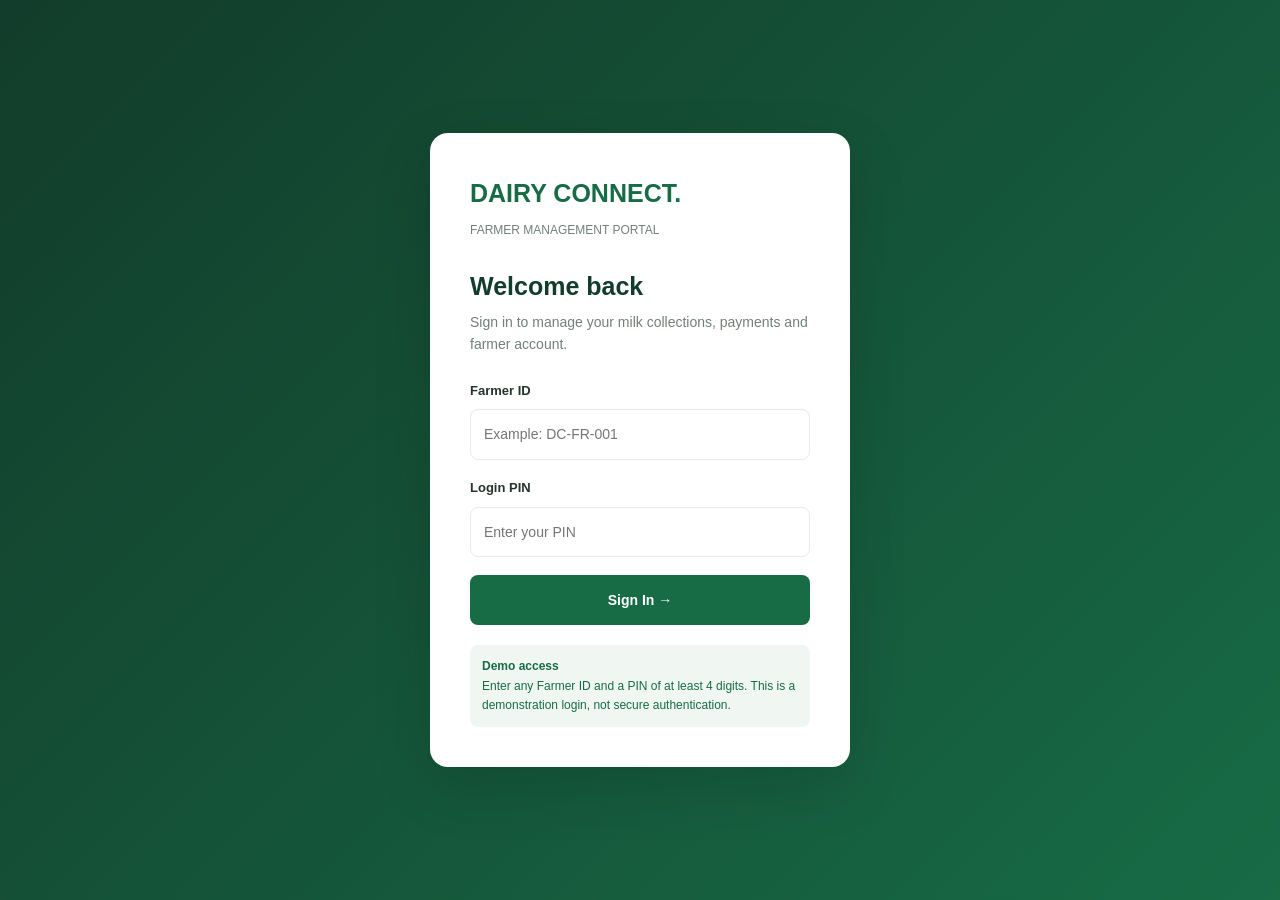
<file: farmer.html>
<!DOCTYPE html>
<html lang="en">
<head>
    <link rel="stylesheet" href="style.css">
<meta charset="UTF-8">
<meta name="viewport" content="width=device-width, initial-scale=1.0">
<title>Dairy Connect | Farmer Portal</title>

<style>
* {
    margin: 0;
    padding: 0;
    box-sizing: border-box;
}

:root {
    --green: #176b45;
    --dark: #123c2b;
    --light: #f3f7f4;
    --white: #ffffff;
    --muted: #718078;
    --border: #e5ebe7;
    --red: #dc5555;
}

body {
    font-family: Arial, sans-serif;
    background: var(--light);
    color: #24342b;
}

button, input, select {
    font: inherit;
}

button {
    cursor: pointer;
    border: none;
}

.hidden {
    display: none !important;
}

/* LOGIN */

.login-screen {
    min-height: 100vh;
    display: flex;
    align-items: center;
    justify-content: center;
    padding: 20px;
    background: linear-gradient(135deg, #123c2b, #176b45);
}

.login-card {
    background: white;
    width: 100%;
    max-width: 420px;
    padding: 40px;
    border-radius: 18px;
    box-shadow: 0 20px 60px #0002;
}

.logo {
    font-size: 25px;
    font-weight: 800;
    color: var(--green);
    margin-bottom: 8px;
}

.login-card h1 {
    font-size: 25px;
    margin: 30px 0 8px;
}

.subtitle {
    color: var(--muted);
    font-size: 14px;
    line-height: 1.6;
    margin-bottom: 25px;
}

.field {
    margin-bottom: 18px;
}

.field label {
    display: block;
    font-size: 13px;
    font-weight: 700;
    margin-bottom: 8px;
}

.field input, .field select {
    width: 100%;
    padding: 13px;
    border: 1px solid var(--border);
    border-radius: 8px;
    outline: none;
    background: white;
}

.field input:focus, .field select:focus {
    border-color: var(--green);
}

.primary-btn {
    width: 100%;
    padding: 14px;
    color: white;
    background: var(--green);
    border-radius: 8px;
    font-weight: 700;
}

.primary-btn:hover {
    background: var(--dark);
}

.demo-note {
    background: #f0f7f2;
    padding: 12px;
    margin-top: 20px;
    border-radius: 8px;
    font-size: 12px;
    color: var(--green);
    line-height: 1.6;
}

.error {
    color: var(--red);
    font-size: 13px;
    margin-top: 12px;
}

/* APPLICATION */

.app {
    min-height: 100vh;
    display: flex;
}

.sidebar {
    width: 245px;
    background: var(--dark);
    color: white;
    min-height: 100vh;
    padding: 25px 16px;
    position: fixed;
    top: 0;
    left: 0;
    bottom: 0;
    z-index: 10;
}

.sidebar .logo {
    color: white;
    padding: 0 12px;
    margin-bottom: 45px;
}

.sidebar small {
    display: block;
    color: #a8c5b4;
    padding: 0 12px;
    margin-bottom: 12px;
    font-size: 10px;
    letter-spacing: 1.5px;
}

.nav-btn {
    width: 100%;
    text-align: left;
    padding: 13px 14px;
    background: transparent;
    color: #d4e5da;
    border-radius: 8px;
    margin-bottom: 6px;
    font-size: 14px;
}

.nav-btn:hover, .nav-btn.active {
    background: #ffffff1c;
    color: white;
}

.logout {
    position: absolute;
    bottom: 25px;
    left: 16px;
    width: calc(100% - 32px);
    color: #ffdede;
}

.main {
    margin-left: 245px;
    width: calc(100% - 245px);
    padding: 28px 35px;
}

.topbar {
    display: flex;
    justify-content: space-between;
    align-items: center;
    margin-bottom: 30px;
    gap: 15px;
}

.topbar h1 {
    font-size: 25px;
}

.topbar p {
    color: var(--muted);
    font-size: 13px;
    margin-top: 5px;
}

.user-pill {
    background: white;
    border: 1px solid var(--border);
    border-radius: 30px;
    padding: 10px 15px;
    font-size: 13px;
}

.section {
    display: none;
}

.section.active {
    display: block;
}

.section-title {
    font-size: 20px;
    margin-bottom: 18px;
}

.cards {
    display: grid;
    grid-template-columns: repeat(4, 1fr);
    gap: 16px;
    margin-bottom: 25px;
}

.card {
    background: white;
    border: 1px solid var(--border);
    border-radius: 12px;
    padding: 21px;
}

.card-label {
    color: var(--muted);
    font-size: 12px;
    margin-bottom: 13px;
}

.card-value {
    font-size: 25px;
    font-weight: 800;
    color: var(--dark);
}

.card-note {
    font-size: 11px;
    color: var(--green);
    margin-top: 9px;
}

.panel {
    background: white;
    border: 1px solid var(--border);
    border-radius: 12px;
    padding: 22px;
    margin-bottom: 22px;
}

.panel-head {
    display: flex;
    justify-content: space-between;
    align-items: center;
    margin-bottom: 18px;
    gap: 10px;
}

.panel-head h3 {
    font-size: 16px;
}

table {
    width: 100%;
    border-collapse: collapse;
    min-width: 600px;
}

th, td {
    padding: 14px 12px;
    border-bottom: 1px solid var(--border);
    text-align: left;
    font-size: 13px;
}

th {
    color: var(--muted);
    font-size: 11px;
    text-transform: uppercase;
}

.table-wrap {
    overflow-x: auto;
}

.empty {
    padding: 35px;
    text-align: center;
    color: var(--muted);
    font-size: 13px;
}

.form-grid {
    display: grid;
    grid-template-columns: repeat(2, 1fr);
    gap: 16px;
}

.form-grid .field {
    margin: 0;
}

.form-actions {
    margin-top: 20px;
    max-width: 220px;
}

.secondary-btn {
    background: #edf4ef;
    color: var(--green);
    padding: 11px 17px;
    border-radius: 8px;
    font-weight: 700;
    font-size: 13px;
}

.status {
    display: inline-block;
    padding: 6px 10px;
    background: #eaf5ed;
    color: var(--green);
    border-radius: 20px;
    font-size: 11px;
    font-weight: 700;
}

.profile-grid {
    display: grid;
    grid-template-columns: 150px 1fr;
    gap: 12px;
    font-size: 14px;
}

.profile-grid div {
    padding: 13px 0;
    border-bottom: 1px solid var(--border);
}

.profile-grid .muted {
    color: var(--muted);
}

.calendar {
    display: grid;
    grid-template-columns: repeat(7, 1fr);
    gap: 8px;
}

.calendar div {
    background: #f3f7f4;
    padding: 13px 5px;
    text-align: center;
    border-radius: 7px;
    font-size: 12px;
}

.calendar .day {
    background: white;
    font-weight: 700;
    color: var(--muted);
}

.calendar .collected {
    background: #dff1e4;
    color: var(--green);
    font-weight: 700;
}

.notice {
    background: #f0f7f2;
    border-left: 4px solid var(--green);
    padding: 15px;
    border-radius: 7px;
    font-size: 13px;
    line-height: 1.6;
}

@media(max-width: 1000px) {
    .cards {
        grid-template-columns: repeat(2, 1fr);
    }
}

@media(max-width: 700px) {
    .sidebar {
        width: 100%;
        min-height: auto;
        height: auto;
        position: relative;
        padding: 15px;
    }

    .sidebar .logo {
        margin-bottom: 15px;
    }

    .sidebar small {
        display: none;
    }

    .nav-btn {
        width: auto;
        display: inline-block;
        padding: 10px;
        margin: 2px;
        font-size: 12px;
    }

    .logout {
        position: static;
        width: auto;
        display: inline-block;
    }

    .app {
        display: block;
    }

    .main {
        margin-left: 0;
        width: 100%;
        padding: 20px 15px;
    }

    .topbar h1 {
        font-size: 21px;
    }

    .cards {
        gap: 10px;
    }

    .card {
        padding: 15px;
    }

    .card-value {
        font-size: 20px;
    }

    .form-grid {
        grid-template-columns: 1fr;
    }

    .login-card {
        padding: 28px 22px;
    }
}
</style>
</head>

<body>

<!-- LOGIN SCREEN -->

<div class="login-screen" id="loginScreen">
    <div class="login-card">
        <div class="logo">DAIRY CONNECT.</div>
        <div style="color:#718078;font-size:12px">FARMER MANAGEMENT PORTAL</div>

        <h1>Welcome back</h1>
        <p class="subtitle">
            Sign in to manage your milk collections,
            payments and farmer account.
        </p>

        <form id="loginForm">
            <div class="field">
                <label>Farmer ID</label>
                <input id="farmerLoginId" placeholder="Example: DC-FR-001" required>
            </div>

            <div class="field">
                <label>Login PIN</label>
                <input id="farmerPin" type="password" placeholder="Enter your PIN" required>
            </div>

            <button class="primary-btn" type="submit">Sign In →</button>
            <div class="error" id="loginError"></div>
        </form>

        <div class="demo-note">
            <strong>Demo access</strong><br>
            Enter any Farmer ID and a PIN of at least 4 digits.
            This is a demonstration login, not secure authentication.
        </div>
    </div>
</div>

<!-- FARMER APPLICATION -->

<div class="app hidden" id="farmerApp">

    <aside class="sidebar">
        <div class="logo">DAIRY CONNECT.</div>

        <small>FARMER WORKSPACE</small>

        <button class="nav-btn active" data-page="dashboard">▦ Dashboard</button>
        <button class="nav-btn" data-page="collection">◷ Milk Collection</button>
        <button class="nav-btn" data-page="payments">₹ Payments</button>
        <button class="nav-btn" data-page="calendar">▦ Calendar</button>
        <button class="nav-btn" data-page="profile">♙ My Profile</button>

        <button class="nav-btn logout" id="logoutBtn">↪ Sign Out</button>
    </aside>

    <main class="main">

        <header class="topbar">
            <div>
                <h1 id="pageHeading">Dashboard</h1>
                <p>Welcome to your farmer workspace.</p>
            </div>

            <div class="user-pill" id="farmerBadge">Farmer</div>
        </header>

        <!-- DASHBOARD -->

        <section class="section active" id="dashboard">
            <h2 class="section-title">Your Overview</h2>

            <div class="cards">
                <div class="card">
                    <div class="card-label">TOTAL MILK COLLECTED</div>
                    <div class="card-value" id="totalMilk">0 L</div>
                    <div class="card-note">All recorded collections</div>
                </div>

                <div class="card">
                    <div class="card-label">THIS MONTH</div>
                    <div class="card-value" id="monthMilk">0 L</div>
                    <div class="card-note">Current month's milk</div>
                </div>

                <div class="card">
                    <div class="card-label">ESTIMATED EARNINGS</div>
                    <div class="card-value" id="totalEarnings">NPR 0</div>
                    <div class="card-note">Based on your configured rate</div>
                </div>

                <div class="card">
                    <div class="card-label">FARMER ID</div>
                    <div class="card-value" id="dashboardFarmerId">—</div>
                    <div class="card-note">Your account identification</div>
                </div>
            </div>

            <div class="panel">
                <div class="panel-head">
                    <h3>Recent Milk Collections</h3>
                    <button class="secondary-btn" onclick="showPage('collection')">
                        View All
                    </button>
                </div>

                <div class="table-wrap">
                    <table>
                        <thead>
                            <tr>
                                <th>Date</th>
                                <th>Session</th>
                                <th>Quantity</th>
                                <th>Fat</th>
                                <th>SNF</th>
                            </tr>
                        </thead>
                        <tbody id="recentTable"></tbody>
                    </table>
                </div>
            </div>

            <div class="notice">
                <strong>Welcome to Dairy Connect!</strong><br>
                Record your milk collections and keep track of your
                monthly earnings in one place.
            </div>
        </section>

        <!-- COLLECTION -->

        <section class="section" id="collection">
            <h2 class="section-title">Record Milk Collection</h2>

            <div class="panel">
                <form id="collectionForm">
                    <div class="form-grid">
                        <div class="field">
                            <label>Collection Date</label>
                            <input type="date" id="milkDate" required>
                        </div>

                        <div class="field">
                            <label>Collection Session</label>
                            <select id="milkSession">
                                <option>Morning</option>
                                <option>Evening</option>
                            </select>
                        </div>

                        <div class="field">
                            <label>Milk Quantity (Litres)</label>
                            <input type="number" id="milkQuantity" min="0.1" step="0.1" placeholder="Enter litres" required>
                        </div>

                        <div class="field">
                            <label>Fat (%)</label>
                            <input type="number" id="milkFat" min="0" max="20" step="0.1" placeholder="Optional">
                        </div>

                        <div class="field">
                            <label>SNF (%)</label>
                            <input type="number" id="milkSnf" min="0" max="20" step="0.1" placeholder="Optional">
                        </div>
                    </div>

                    <div class="form-actions">
                        <button class="primary-btn" type="submit">Save Collection</button>
                    </div>
                </form>
            </div>

            <div class="panel">
                <div class="panel-head">
                    <h3>Collection History</h3>
                </div>

                <div class="table-wrap">
                    <table>
                        <thead>
                            <tr>
                                <th>Date</th>
                                <th>Session</th>
                                <th>Quantity</th>
                                <th>Fat</th>
                                <th>SNF</th>
                            </tr>
                        </thead>
                        <tbody id="collectionTable"></tbody>
                    </table>
                </div>
            </div>
        </section>

        <!-- PAYMENTS -->

        <section class="section" id="payments">
            <h2 class="section-title">Payment Overview</h2>

            <div class="cards">
                <div class="card">
                    <div class="card-label">TOTAL MILK</div>
                    <div class="card-value" id="paymentMilk">0 L</div>
                </div>

                <div class="card">
                    <div class="card-label">PAYMENT RATE</div>
                    <div class="card-value" id="paymentRate">Not set</div>
                </div>

                <div class="card">
                    <div class="card-label">ESTIMATED PAYMENT</div>
                    <div class="card-value" id="paymentTotal">NPR 0</div>
                </div>

                <div class="card">
                    <div class="card-label">PAYMENT STATUS</div>
                    <div class="card-value" style="font-size:18px">Estimate</div>
                </div>
            </div>

            <div class="panel">
                <div class="panel-head">
                    <h3>Monthly Payment History</h3>
                </div>

                <div class="table-wrap">
                    <table>
                        <thead>
                            <tr>
                                <th>Month</th>
                                <th>Milk Quantity</th>
                                <th>Rate</th>
                                <th>Estimated Amount</th>
                            </tr>
                        </thead>
                        <tbody id="paymentTable"></tbody>
                    </table>
                </div>
            </div>

            <div class="notice">
                Payments displayed here are estimates calculated from
                your recorded milk quantity and the demo rate.
                Actual payments must be confirmed by the company.
            </div>
        </section>

        <!-- CALENDAR -->

        <section class="section" id="calendar">
            <h2 class="section-title">Collection Calendar</h2>

            <div class="panel">
                <div class="panel-head">
                    <button class="secondary-btn" id="previousMonth">← Previous</button>
                    <h3 id="calendarTitle">Month</h3>
                    <button class="secondary-btn" id="nextMonth">Next →</button>
                </div>

                <div class="calendar" id="calendarGrid"></div>
            </div>

            <div class="notice">
                Green dates indicate days when you recorded a milk collection.
            </div>
        </section>

        <!-- PROFILE -->

        <section class="section" id="profile">
            <h2 class="section-title">My Farmer Profile</h2>

            <div class="panel">
                <div class="panel-head">
                    <h3>Account Information</h3>
                    <span class="status">Demo Account</span>
                </div>

                <div class="profile-grid">
                    <div class="muted">Farmer ID</div>
                    <div id="profileId">—</div>

                    <div class="muted">Full Name</div>
                    <div id="profileName">Not provided</div>

                    <div class="muted">Account Type</div>
                    <div>Farmer</div>

                    <div class="muted">Company</div>
                    <div>Dairy Connect</div>

                    <div class="muted">Account Status</div>
                    <div>Demo session</div>
                </div>
            </div>

            <div class="panel">
                <h3 style="margin-bottom:15px">Payment Rate Settings</h3>

                <div class="field" style="max-width:350px">
                    <label>Demo Payment Rate (NPR per litre)</label>
                    <input type="number" id="rateSetting" min="0" step="0.01" placeholder="Enter rate">
                </div>

                <button class="secondary-btn" id="saveRate">Save Demo Rate</button>

                <p style="font-size:12px;color:#718078;margin-top:12px">
                    This is a local demo setting, not the official company payment rate.
                </p>
            </div>
        </section>

    </main>
</div>

<script>
const $ = id => document.getElementById(id);

let farmerId = "";
let farmerName = "";
let calendarDate = new Date();

const storageKey = id => "dairyFarmer_" + id;

let records = [];
let paymentRate = 0;

function saveData() {
    localStorage.setItem(storageKey(farmerId), JSON.stringify({
        records,
        paymentRate,
        farmerName
    }));
}

function loadData() {
    const saved = JSON.parse(localStorage.getItem(storageKey(farmerId)) || "{}");

    records = Array.isArray(saved.records) ? saved.records : [];
    paymentRate = Number(saved.paymentRate) || 0;
    farmerName = saved.farmerName || "";
}

$("loginForm").addEventListener("submit", function(e) {
    e.preventDefault();

    const id = $("farmerLoginId").value.trim().toUpperCase();
    const pin = $("farmerPin").value.trim();

    if (!id || pin.length < 4) {
        $("loginError").textContent = "Enter a Farmer ID and a PIN of at least 4 digits.";
        return;
    }

    farmerId = id;
    farmerName = "";

    loadData();

    $("loginScreen").classList.add("hidden");
    $("farmerApp").classList.remove("hidden");

    $("farmerBadge").textContent = farmerId;
    $("dashboardFarmerId").textContent = farmerId;
    $("profileId").textContent = farmerId;
    $("profileName").textContent = farmerName || "Farmer";

    $("rateSetting").value = paymentRate || "";

    $("milkDate").value = new Date().toISOString().split("T")[0];

    renderAll();
});

$("logoutBtn").addEventListener("click", function() {
    $("farmerApp").classList.add("hidden");
    $("loginScreen").classList.remove("hidden");
    $("loginForm").reset();
    $("loginError").textContent = "";
});

document.querySelectorAll(".nav-btn[data-page]").forEach(button => {
    button.addEventListener("click", () => showPage(button.dataset.page));
});

function showPage(page) {
    document.querySelectorAll(".section").forEach(section => {
        section.classList.remove("active");
    });

    document.querySelectorAll(".nav-btn[data-page]").forEach(button => {
        button.classList.remove("active");
    });

    $(page).classList.add("active");

    document.querySelector('[data-page="' + page + '"]').classList.add("active");

    const headings = {
        dashboard: "Dashboard",
        collection: "Milk Collection",
        payments: "Payments",
        calendar: "Collection Calendar",
        profile: "My Profile"
    };

    $("pageHeading").textContent = headings[page];

    renderAll();
}

$("collectionForm").addEventListener("submit", function(e) {
    e.preventDefault();

    const quantity = Number($("milkQuantity").value);

    if (quantity <= 0) {
        alert("Enter a valid milk quantity.");
        return;
    }

    records.push({
        id: Date.now(),
        date: $("milkDate").value,
        session: $("milkSession").value,
        quantity,
        fat: $("milkFat").value || "—",
        snf: $("milkSnf").value || "—"
    });

    records.sort((a, b) => new Date(b.date) - new Date(a.date));

    saveData();

    this.reset();
    $("milkDate").value = new Date().toISOString().split("T")[0];

    renderAll();

    alert("Milk collection saved successfully!");
});

$("saveRate").addEventListener("click", function() {
    const rate = Number($("rateSetting").value);

    if (!Number.isFinite(rate) || rate < 0) {
        alert("Enter a valid payment rate.");
        return;
    }

    paymentRate = rate;
    saveData();
    renderAll();

    alert("Demo payment rate saved!");
});

function formatMoney(amount) {
    return "NPR " + Number(amount).toLocaleString("en-IN", {
        maximumFractionDigits: 2
    });
}

function totalQuantity(list) {
    return list.reduce((sum, item) => sum + Number(item.quantity), 0);
}

function renderAll() {
    const now = new Date();
    const currentMonth = now.getMonth();
    const currentYear = now.getFullYear();

    const monthRecords = records.filter(item => {
        const d = new Date(item.date + "T00:00:00");
        return d.getMonth() === currentMonth && d.getFullYear() === currentYear;
    });

    const total = totalQuantity(records);
    const monthTotal = totalQuantity(monthRecords);
    const earnings = total * paymentRate;

    $("totalMilk").textContent = total.toFixed(1) + " L";
    $("monthMilk").textContent = monthTotal.toFixed(1) + " L";
    $("totalEarnings").textContent = formatMoney(earnings);
    $("paymentMilk").textContent = total.toFixed(1) + " L";
    $("paymentRate").textContent = paymentRate ? formatMoney(paymentRate) : "Not set";
    $("paymentTotal").textContent = formatMoney(earnings);

    $("recentTable").innerHTML = makeRows(records.slice(0, 5));
    $("collectionTable").innerHTML = makeRows(records);

    renderPayments();
    renderCalendar();
}

function makeRows(list) {
    if (!list.length) {
        return '<tr><td colspan="5" class="empty">No milk collection records yet.</td></tr>';
    }

    return list.map(item => `
        <tr>
            <td>${escapeHTML(item.date)}</td>
            <td>${escapeHTML(item.session)}</td>
            <td>${Number(item.quantity).toFixed(1)} L</td>
            <td>${escapeHTML(item.fat)}</td>
            <td>${escapeHTML(item.snf)}</td>
        </tr>
    `).join("");
}

function renderPayments() {
    const months = {};

    records.forEach(item => {
        const d = new Date(item.date + "T00:00:00");
        const key = d.getFullYear() + "-" + String(d.getMonth() + 1).padStart(2, "0");

        if (!months[key]) months[key] = 0;

        months[key] += Number(item.quantity);
    });

    const keys = Object.keys(months).sort().reverse();

    $("paymentTable").innerHTML = keys.length
        ? keys.map(key => `
            <tr>
                <td>${new Date(key + "-01T00:00:00").toLocaleDateString("en-US", {month:"long",year:"numeric"})}</td>
                <td>${months[key].toFixed(1)} L</td>
                <td>${paymentRate ? formatMoney(paymentRate) : "Not set"}</td>
                <td>${formatMoney(months[key] * paymentRate)}</td>
            </tr>
        `).join("")
        : '<tr><td colspan="4" class="empty">No payment records yet.</td></tr>';
}

function renderCalendar() {
    const year = calendarDate.getFullYear();
    const month = calendarDate.getMonth();

    $("calendarTitle").textContent = calendarDate.toLocaleDateString("en-US", {
        month: "long",
        year: "numeric"
    });

    const firstDay = new Date(year, month, 1).getDay();
    const days = new Date(year, month + 1, 0).getDate();

    const collectedDates = new Set(records.map(item => item.date));

    let html = ["Sun","Mon","Tue","Wed","Thu","Fri","Sat"]
        .map(day => `<div class="day">${day}</div>`).join("");

    for (let i = 0; i < firstDay; i++) {
        html += "<div></div>";
    }

    for (let day = 1; day <= days; day++) {
        const date = year + "-" + String(month + 1).padStart(2, "0") + "-" + String(day).padStart(2, "0");
        const collected = collectedDates.has(date);

        html += `<div class="${collected ? "collected" : ""}" title="${collected ? "Milk collected" : "No collection recorded"}">${day}${collected ? " ✓" : ""}</div>`;
    }

    $("calendarGrid").innerHTML = html;
}

$("previousMonth").addEventListener("click", function() {
    calendarDate.setMonth(calendarDate.getMonth() - 1);
    renderCalendar();
});

$("nextMonth").addEventListener("click", function() {
    calendarDate.setMonth(calendarDate.getMonth() + 1);
    renderCalendar();
});

function escapeHTML(value) {
    return String(value).replace(/[&<>"']/g, char => ({
        "&": "&amp;",
        "<": "&lt;",
        ">": "&gt;",
        '"': "&quot;",
        "'": "&#39;"
    })[char]);
}
</script>

</body>
</html>
</file>
<file: style.css>
/* =====================================
   DAIRY CONNECT — SHARED DESIGN SYSTEM
   ===================================== */

:root {
    --green: #176b45;
    --green-dark: #123c2b;
    --green-light: #e8f4ed;
    --green-hover: #125638;

    --background: #f5f8f6;
    --surface: #ffffff;
    --border: #e5ebe7;

    --text: #1c2b23;
    --muted: #78877e;

    --danger: #dc4545;
    --warning: #e9a23b;
    --success: #21965b;
    --blue: #3979c9;

    --radius: 12px;
    --shadow: 0 4px 18px rgba(18, 60, 43, 0.06);
}

/* RESET */
* {
    box-sizing: border-box;
    margin: 0;
    padding: 0;
}

html {
    scroll-behavior: smooth;
}

body {
    font-family: Inter, Arial, sans-serif;
    background: var(--background);
    color: var(--text);
    line-height: 1.6;
    font-size: 14px;
}

button,
input,
select,
textarea {
    font: inherit;
}

button {
    cursor: pointer;
}

a {
    color: inherit;
    text-decoration: none;
}

img {
    max-width: 100%;
}

/* TYPOGRAPHY */
h1, h2, h3, h4 {
    color: var(--green-dark);
    line-height: 1.3;
    font-weight: 700;
}

h1 { font-size: 28px; }
h2 { font-size: 22px; }
h3 { font-size: 17px; }
h4 { font-size: 15px; }

p {
    color: var(--muted);
}

/* COMMON LAYOUT */
.container {
    width: min(1200px, 94%);
    margin: auto;
}

.page-content {
    padding: 28px;
}

.page-header {
    display: flex;
    justify-content: space-between;
    align-items: center;
    flex-wrap: wrap;
    gap: 16px;
    margin-bottom: 25px;
}

.page-header p {
    margin-top: 5px;
}

/* BRAND */
.logo,
.brand {
    display: flex;
    align-items: center;
    gap: 10px;
    color: var(--green);
    font-size: 20px;
    font-weight: 800;
}

.logo-icon {
    width: 40px;
    height: 40px;
    display: grid;
    place-items: center;
    background: var(--green-light);
    border-radius: 12px;
}

/* BUTTONS */
.btn {
    display: inline-flex;
    align-items: center;
    justify-content: center;
    gap: 8px;
    padding: 10px 17px;
    border: 1px solid transparent;
    border-radius: 9px;
    background: var(--green);
    color: white;
    font-weight: 600;
    transition: .2s ease;
}

.btn:hover {
    background: var(--green-hover);
    transform: translateY(-1px);
}

.btn-secondary {
    background: white;
    color: var(--green);
    border-color: var(--border);
}

.btn-secondary:hover {
    background: var(--green-light);
}

.btn-danger {
    background: var(--danger);
}

.btn-success {
    background: var(--success);
}

.btn-sm {
    padding: 6px 11px;
    font-size: 12px;
}

/* CARDS */
.card {
    background: var(--surface);
    border: 1px solid var(--border);
    border-radius: var(--radius);
    padding: 22px;
    box-shadow: var(--shadow);
}

.card-header {
    display: flex;
    align-items: center;
    justify-content: space-between;
    gap: 12px;
    margin-bottom: 18px;
}

/* DASHBOARD STATS */
.stats-grid {
    display: grid;
    grid-template-columns: repeat(4, 1fr);
    gap: 18px;
    margin-bottom: 24px;
}

.stat-card {
    background: white;
    border: 1px solid var(--border);
    border-radius: var(--radius);
    padding: 20px;
    box-shadow: var(--shadow);
}

.stat-card .stat-label {
    color: var(--muted);
    font-size: 13px;
}

.stat-card .stat-value {
    font-size: 27px;
    font-weight: 800;
    color: var(--green-dark);
    margin-top: 8px;
}

.stat-card .stat-icon {
    width: 42px;
    height: 42px;
    display: grid;
    place-items: center;
    background: var(--green-light);
    color: var(--green);
    border-radius: 10px;
}

/* FORMS */
.form-group {
    margin-bottom: 17px;
}

.form-group label {
    display: block;
    margin-bottom: 7px;
    font-weight: 600;
    color: var(--text);
}

input,
select,
textarea {
    width: 100%;
    padding: 11px 13px;
    border: 1px solid var(--border);
    border-radius: 8px;
    background: white;
    color: var(--text);
    outline: none;
    transition: .2s;
}

input:focus,
select:focus,
textarea:focus {
    border-color: var(--green);
    box-shadow: 0 0 0 3px rgba(23, 107, 69, .1);
}

textarea {
    resize: vertical;
    min-height: 90px;
}

/* TABLES */
.table-wrapper {
    width: 100%;
    overflow-x: auto;
    background: white;
    border-radius: var(--radius);
}

table {
    width: 100%;
    border-collapse: collapse;
    min-width: 600px;
}

th, td {
    padding: 14px 16px;
    text-align: left;
    border-bottom: 1px solid var(--border);
}

th {
    background: #f7faf8;
    color: var(--muted);
    font-size: 12px;
    font-weight: 700;
    text-transform: uppercase;
}

tbody tr:hover {
    background: #fafcfb;
}

/* STATUS BADGES */
.badge,
.status {
    display: inline-block;
    padding: 5px 10px;
    border-radius: 20px;
    font-size: 11px;
    font-weight: 700;
    background: var(--green-light);
    color: var(--green);
}

.badge-pending {
    background: #fff4dc;
    color: #a66b0b;
}

.badge-success {
    background: #e4f5eb;
    color: #16814b;
}

.badge-danger {
    background: #fdeaea;
    color: #c63838;
}

.badge-info {
    background: #e8f1ff;
    color: #2865a8;
}

/* SEARCH */
.search-box {
    position: relative;
    max-width: 320px;
}

.search-box input {
    padding-left: 38px;
}

/* GRID */
.grid-2 {
    display: grid;
    grid-template-columns: repeat(2, 1fr);
    gap: 20px;
}

.grid-3 {
    display: grid;
    grid-template-columns: repeat(3, 1fr);
    gap: 20px;
}

/* SIDEBAR */
.sidebar {
    width: 250px;
    min-height: 100vh;
    background: var(--green-dark);
    color: white;
    padding: 24px 16px;
}

.sidebar a {
    display: flex;
    align-items: center;
    gap: 12px;
    padding: 12px 14px;
    margin: 5px 0;
    color: rgba(255,255,255,.8);
    border-radius: 8px;
    transition: .2s;
}

.sidebar a:hover,
.sidebar a.active {
    background: rgba(255,255,255,.13);
    color: white;
}

.sidebar .logo {
    color: white;
    margin-bottom: 30px;
}

/* TOPBAR */
.topbar {
    min-height: 70px;
    display: flex;
    justify-content: space-between;
    align-items: center;
    gap: 15px;
    padding: 15px 25px;
    background: white;
    border-bottom: 1px solid var(--border);
}

/* MODALS */
.modal {
    position: fixed;
    inset: 0;
    z-index: 1000;
    display: none;
    align-items: center;
    justify-content: center;
    padding: 20px;
    background: rgba(0,0,0,.45);
}

.modal.active,
.modal.show {
    display: flex;
}

.modal-content {
    width: min(500px, 100%);
    max-height: 90vh;
    overflow-y: auto;
    padding: 25px;
    border-radius: 14px;
    background: white;
    box-shadow: 0 15px 50px rgba(0,0,0,.15);
}

/* EMPTY STATES */
.empty-state {
    text-align: center;
    padding: 45px 20px;
    color: var(--muted);
}

.empty-state h3 {
    margin-bottom: 8px;
}

/* DIVIDERS */
hr {
    border: 0;
    border-top: 1px solid var(--border);
    margin: 18px 0;
}

/* UTILITY CLASSES */
.text-green { color: var(--green); }
.text-muted { color: var(--muted); }
.text-danger { color: var(--danger); }
.text-center { text-align: center; }
.text-right { text-align: right; }

.mt-1 { margin-top: 8px; }
.mt-2 { margin-top: 16px; }
.mt-3 { margin-top: 24px; }
.mb-1 { margin-bottom: 8px; }
.mb-2 { margin-bottom: 16px; }

.flex {
    display: flex;
    align-items: center;
    gap: 12px;
}

.flex-between {
    display: flex;
    justify-content: space-between;
    align-items: center;
    gap: 12px;
}

.hidden {
    display: none !important;
}

/* RESPONSIVE */
@media (max-width: 1000px) {
    .stats-grid {
        grid-template-columns: repeat(2, 1fr);
    }

    .grid-3 {
        grid-template-columns: repeat(2, 1fr);
    }
}

@media (max-width: 700px) {
    h1 { font-size: 23px; }

    .page-content {
        padding: 16px;
    }

    .sidebar {
        width: 100%;
        min-height: auto;
    }

    .stats-grid,
    .grid-2,
    .grid-3 {
        grid-template-columns: 1fr;
    }

    .topbar {
        padding: 13px 16px;
    }

    .page-header {
        align-items: flex-start;
    }
}
</file>
